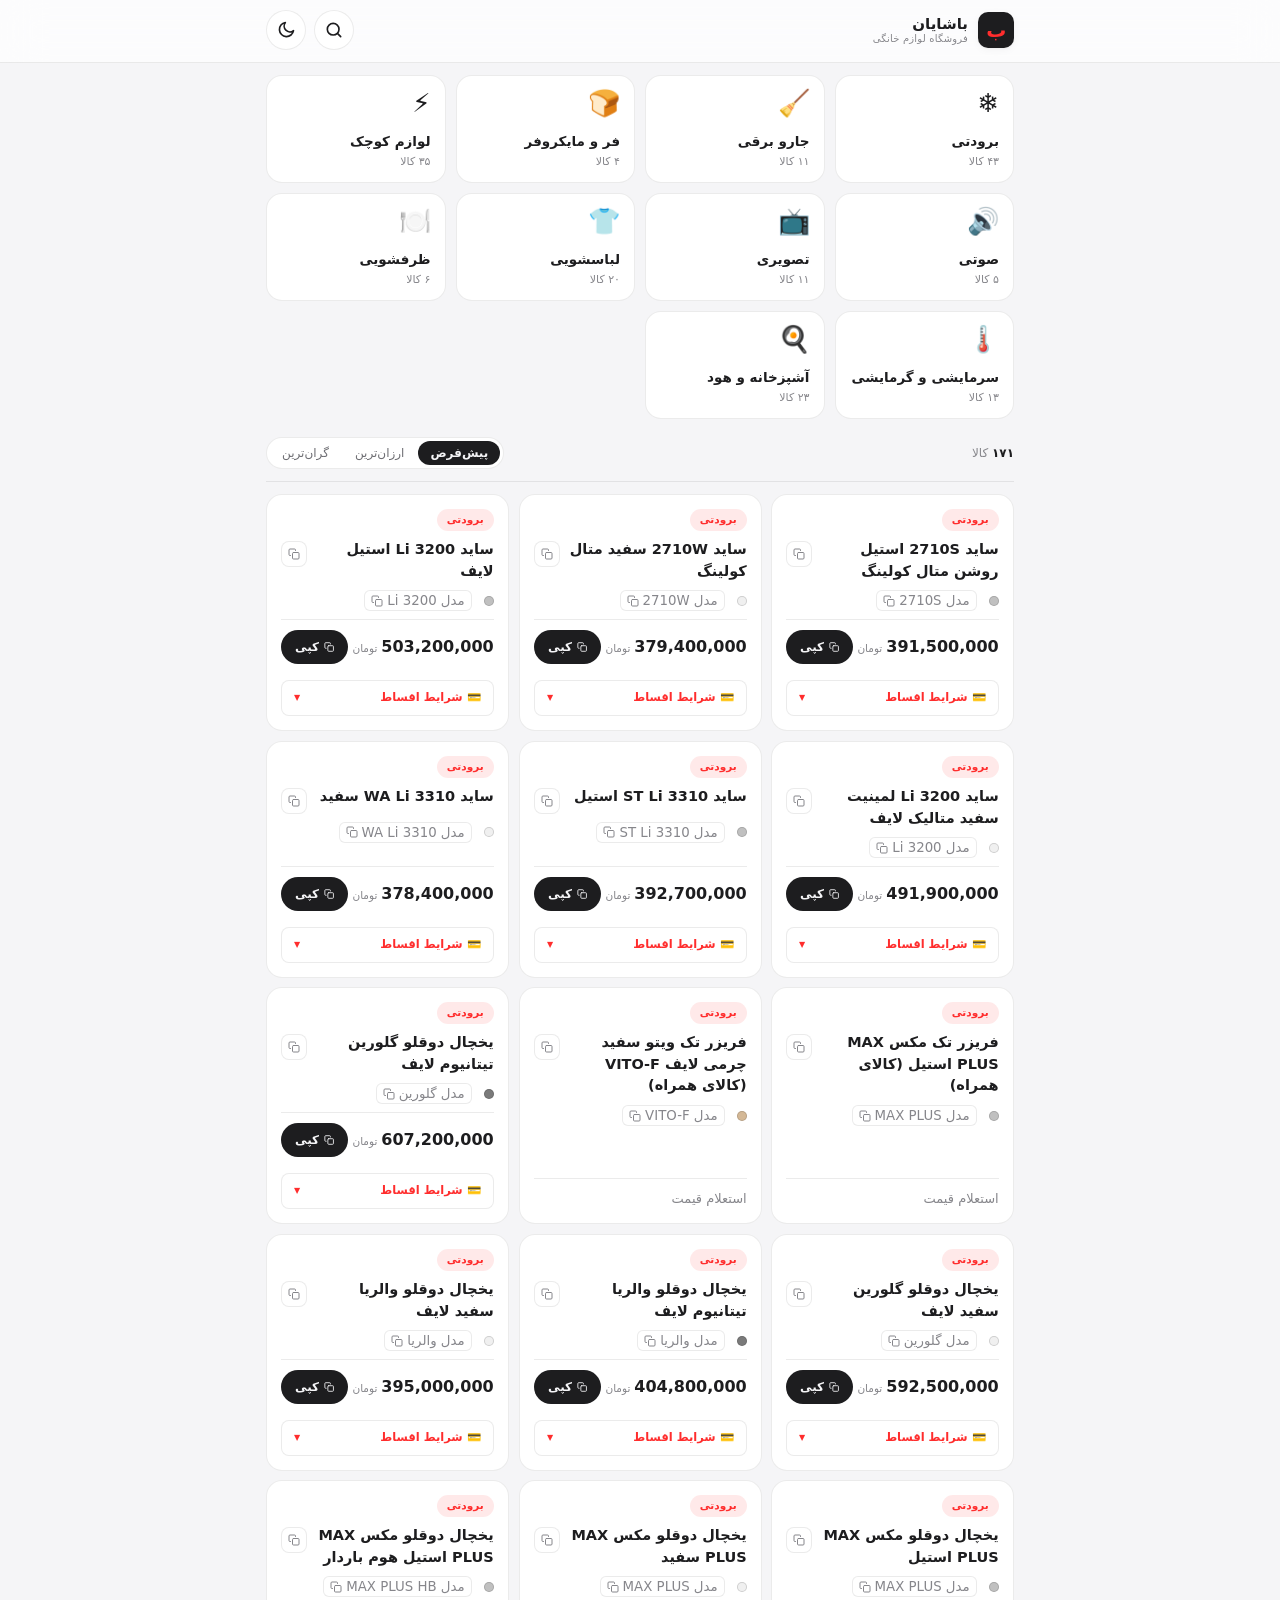
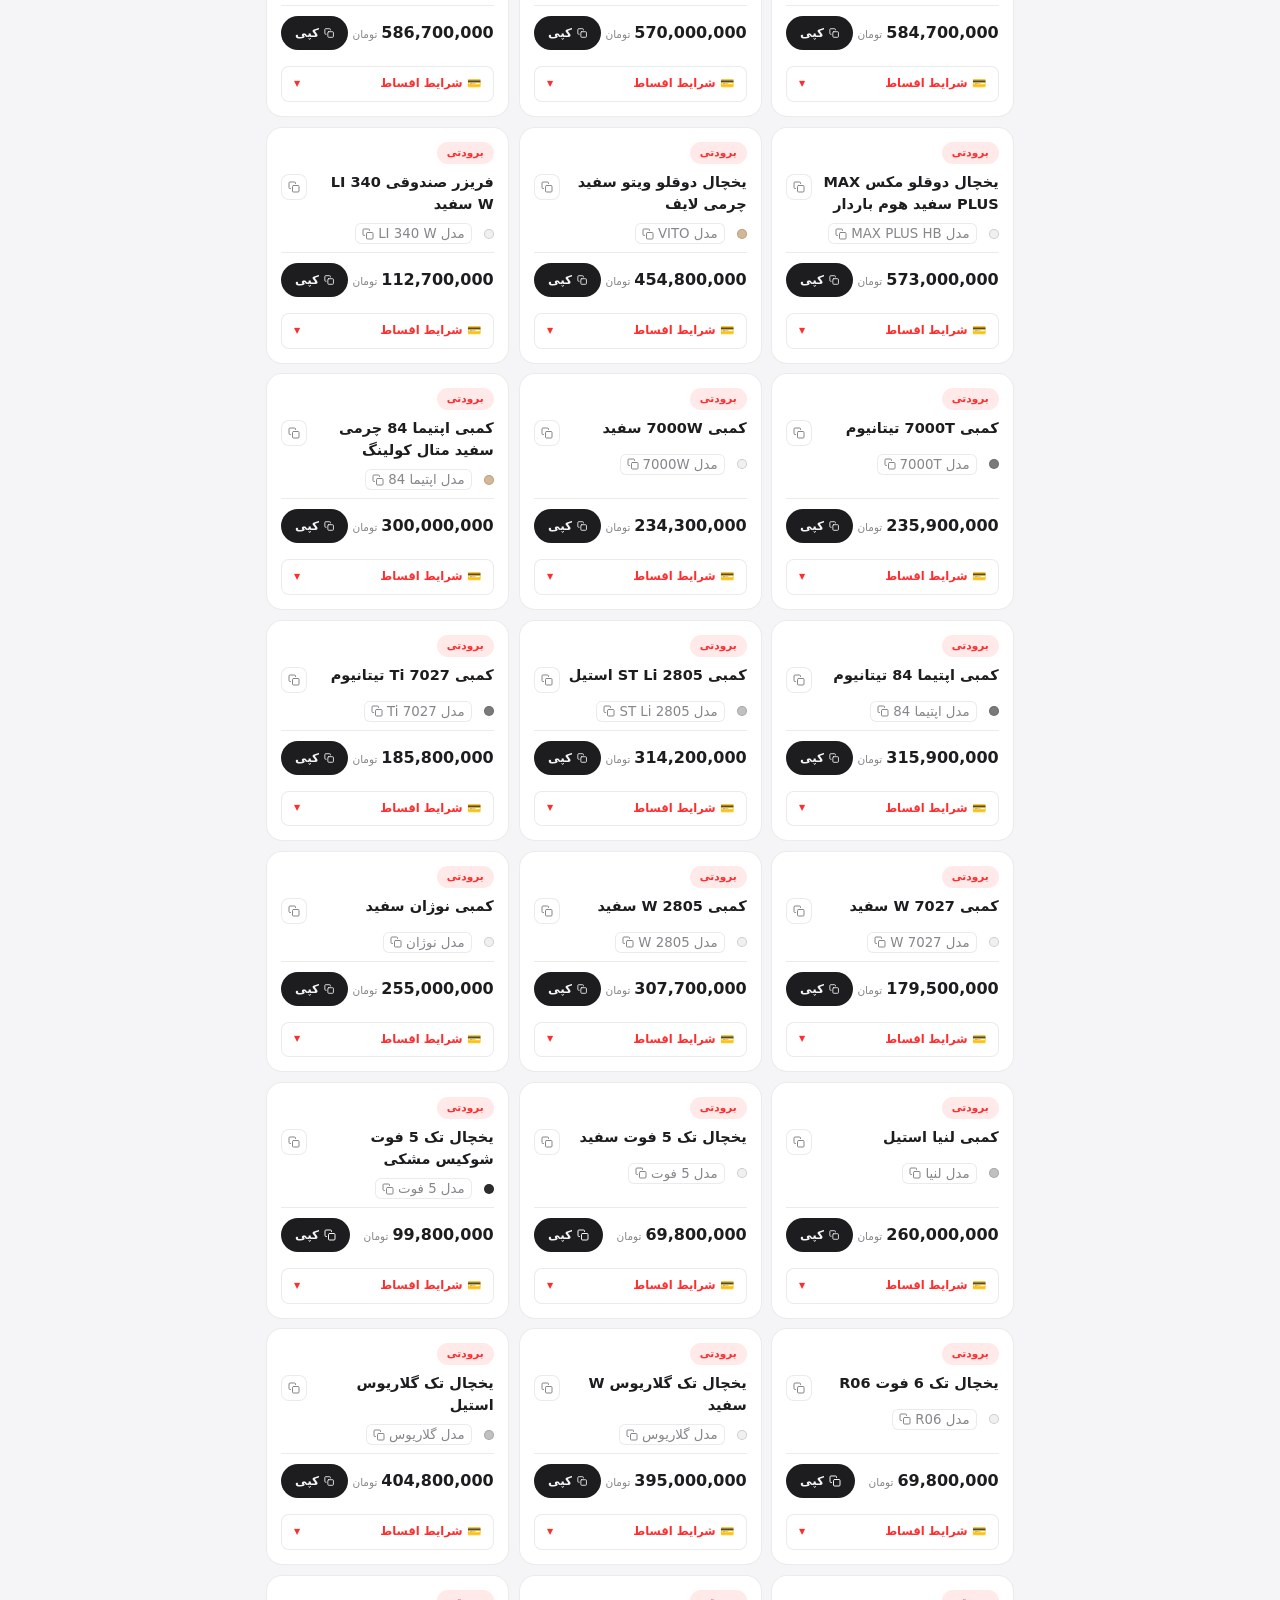
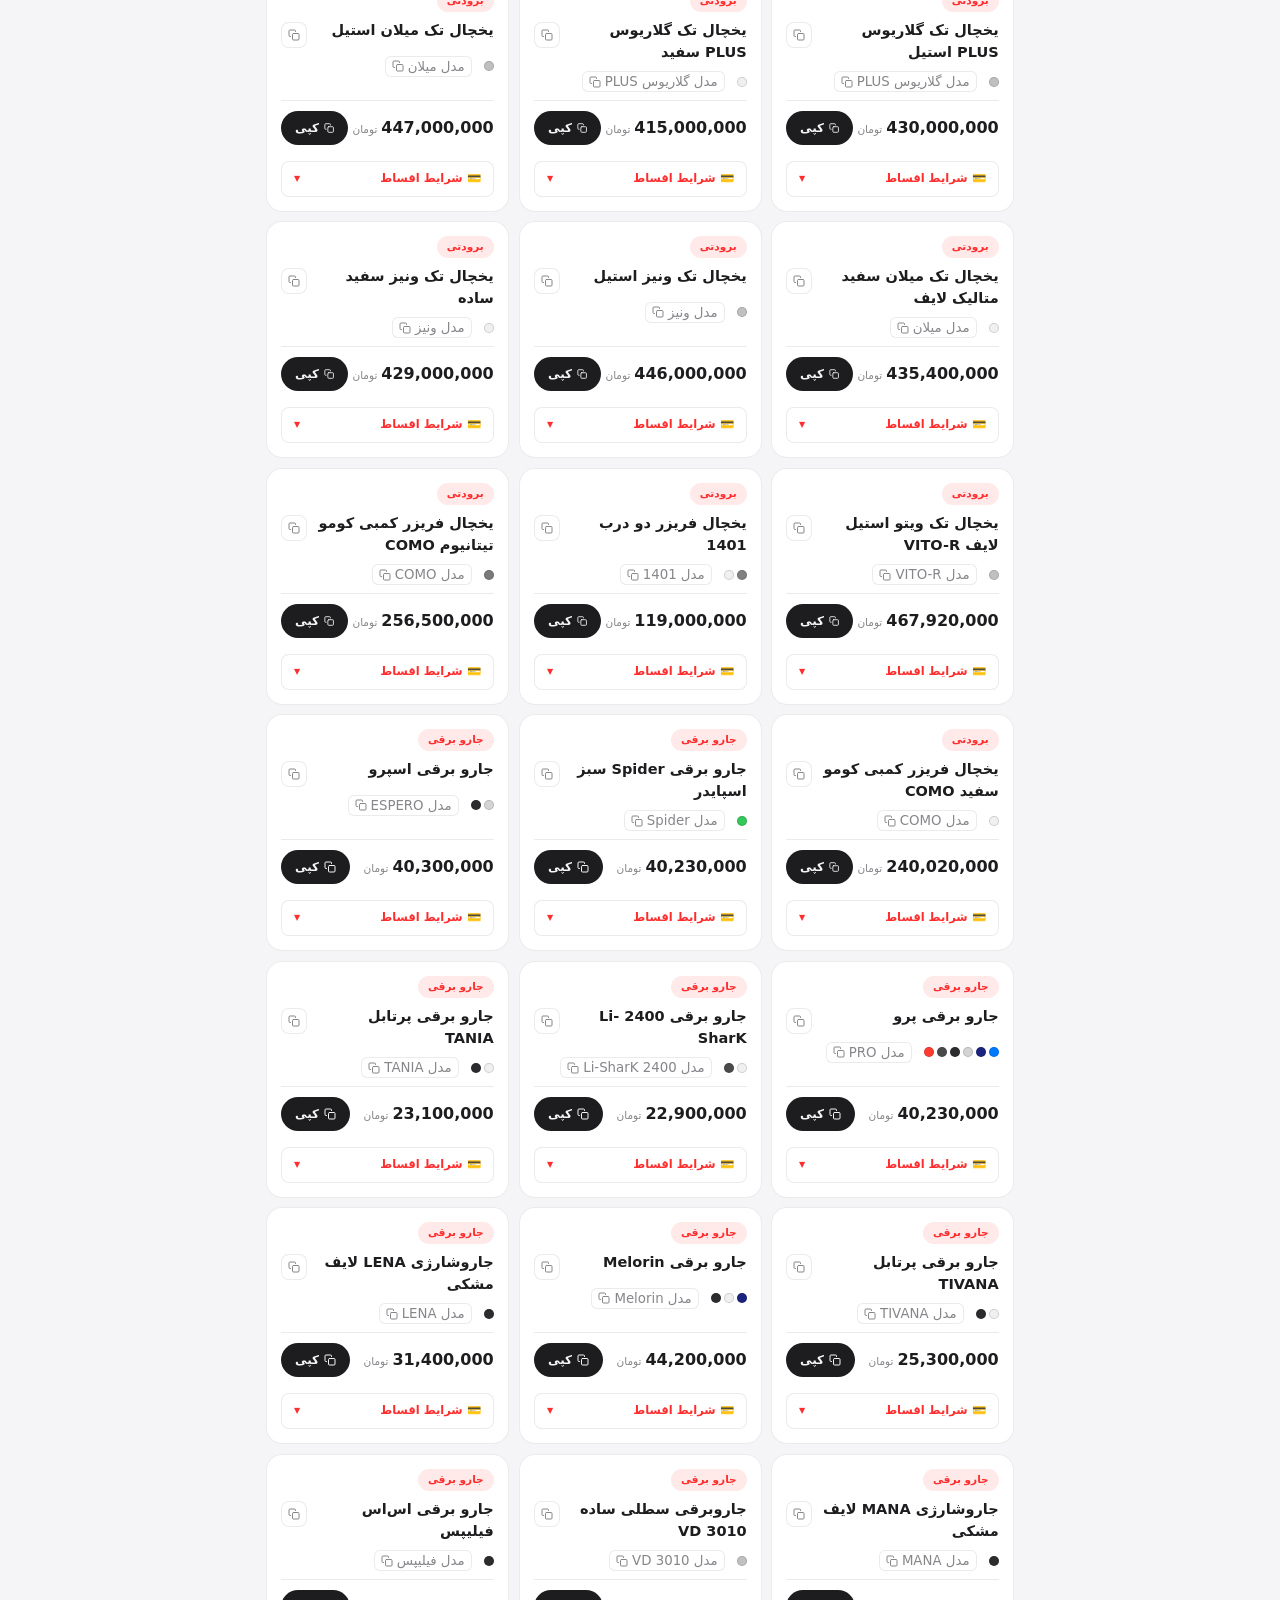
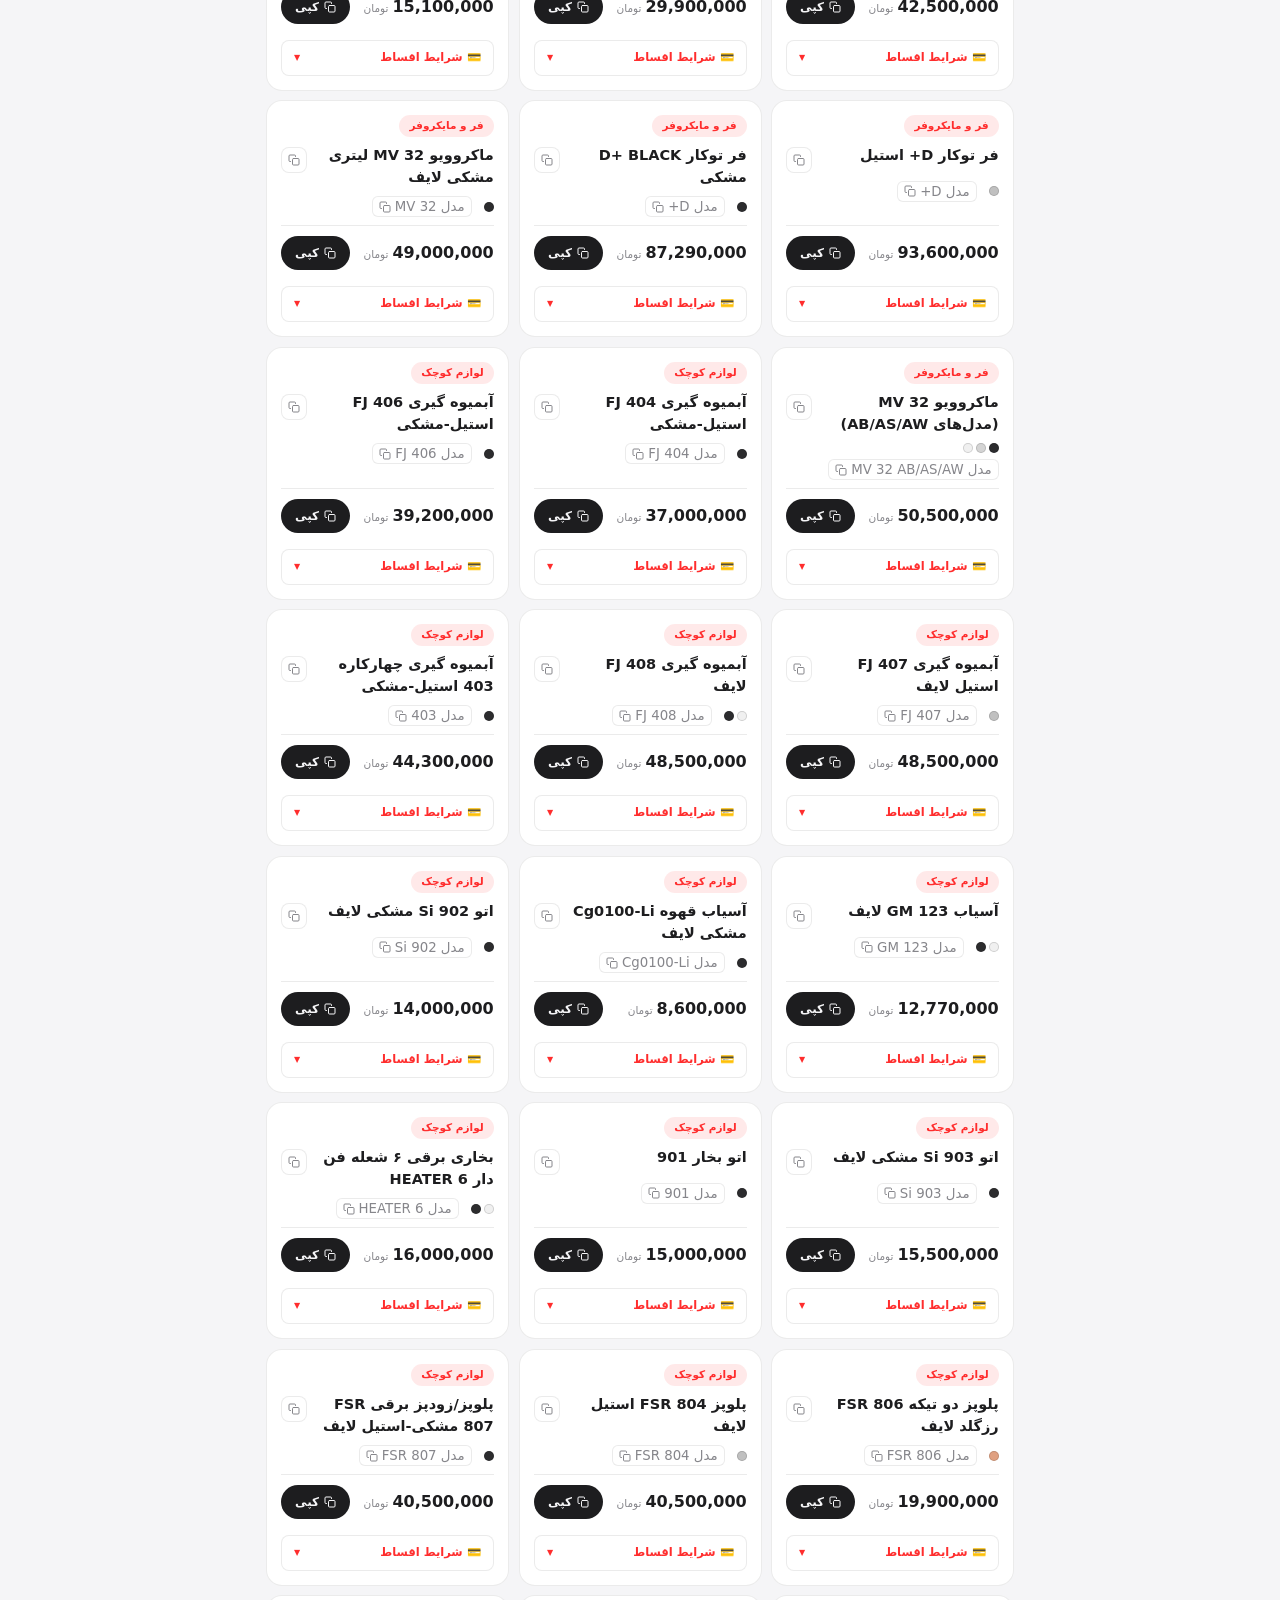
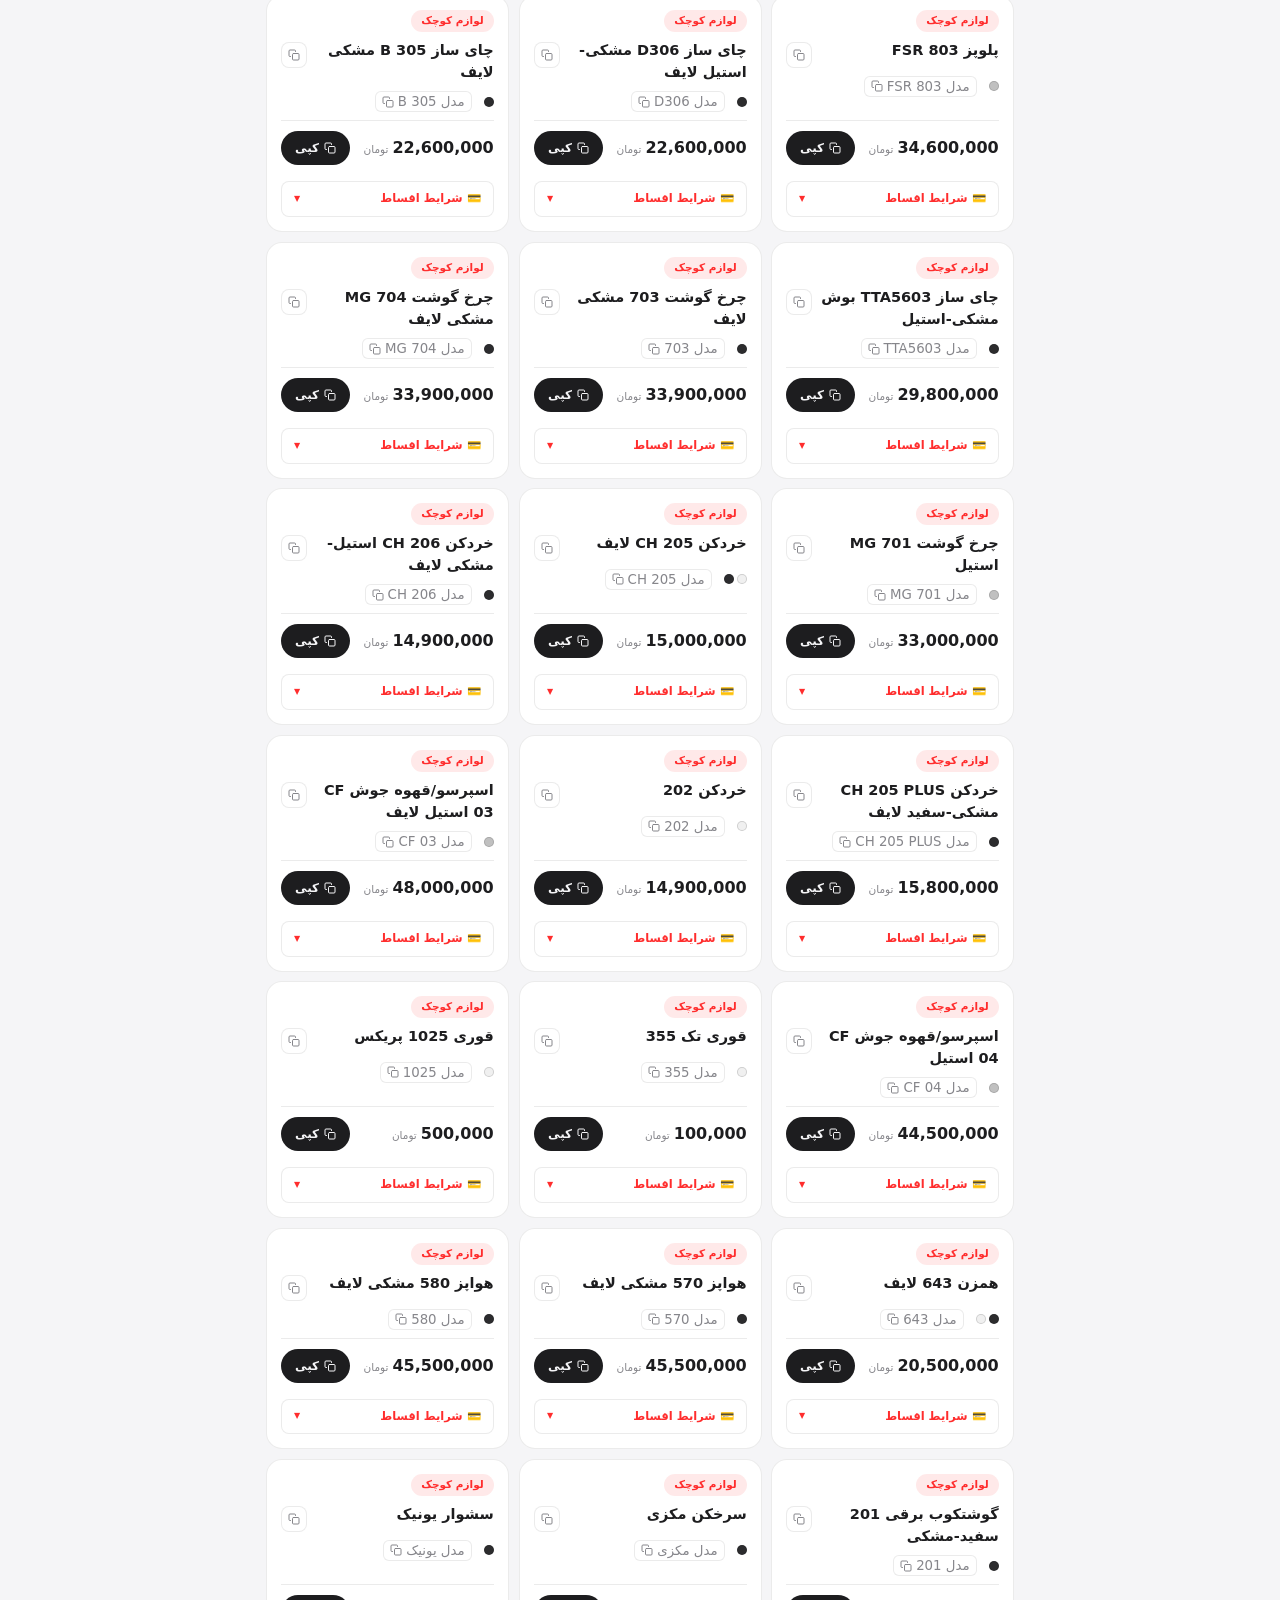
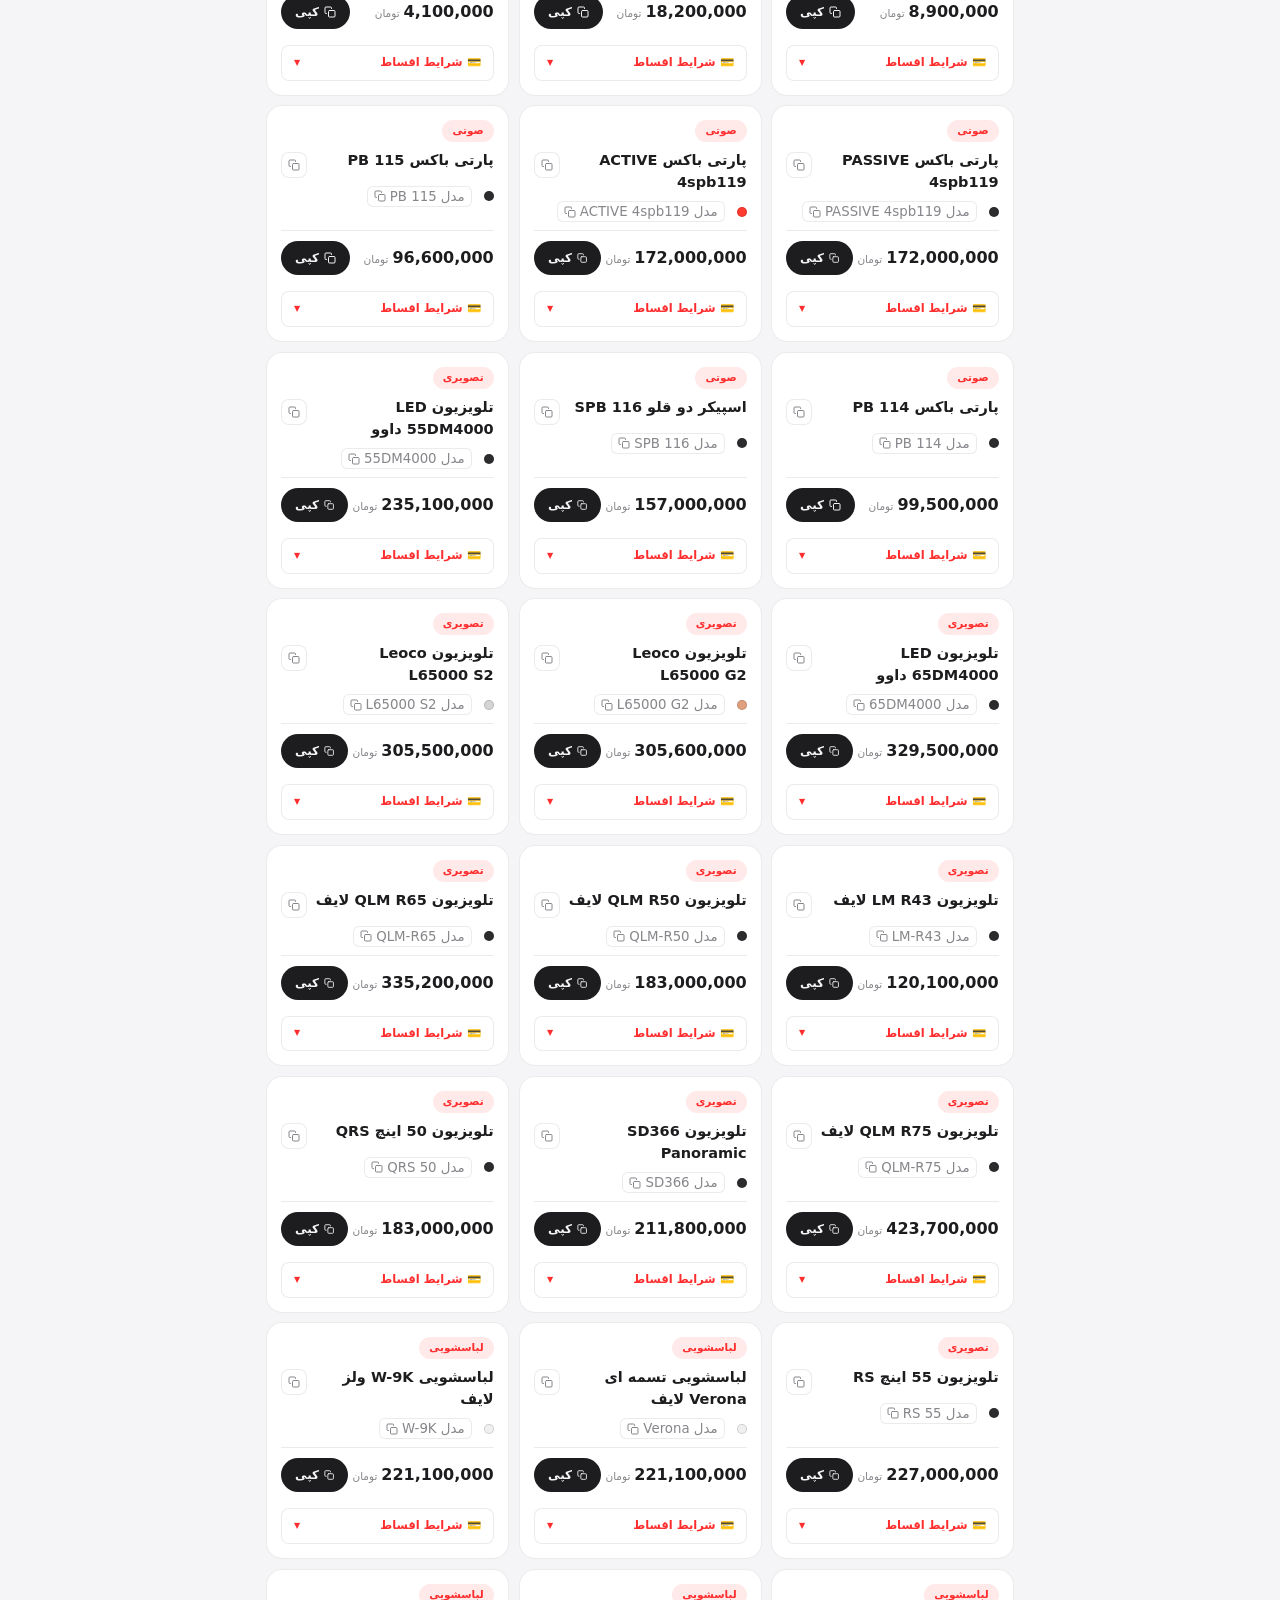
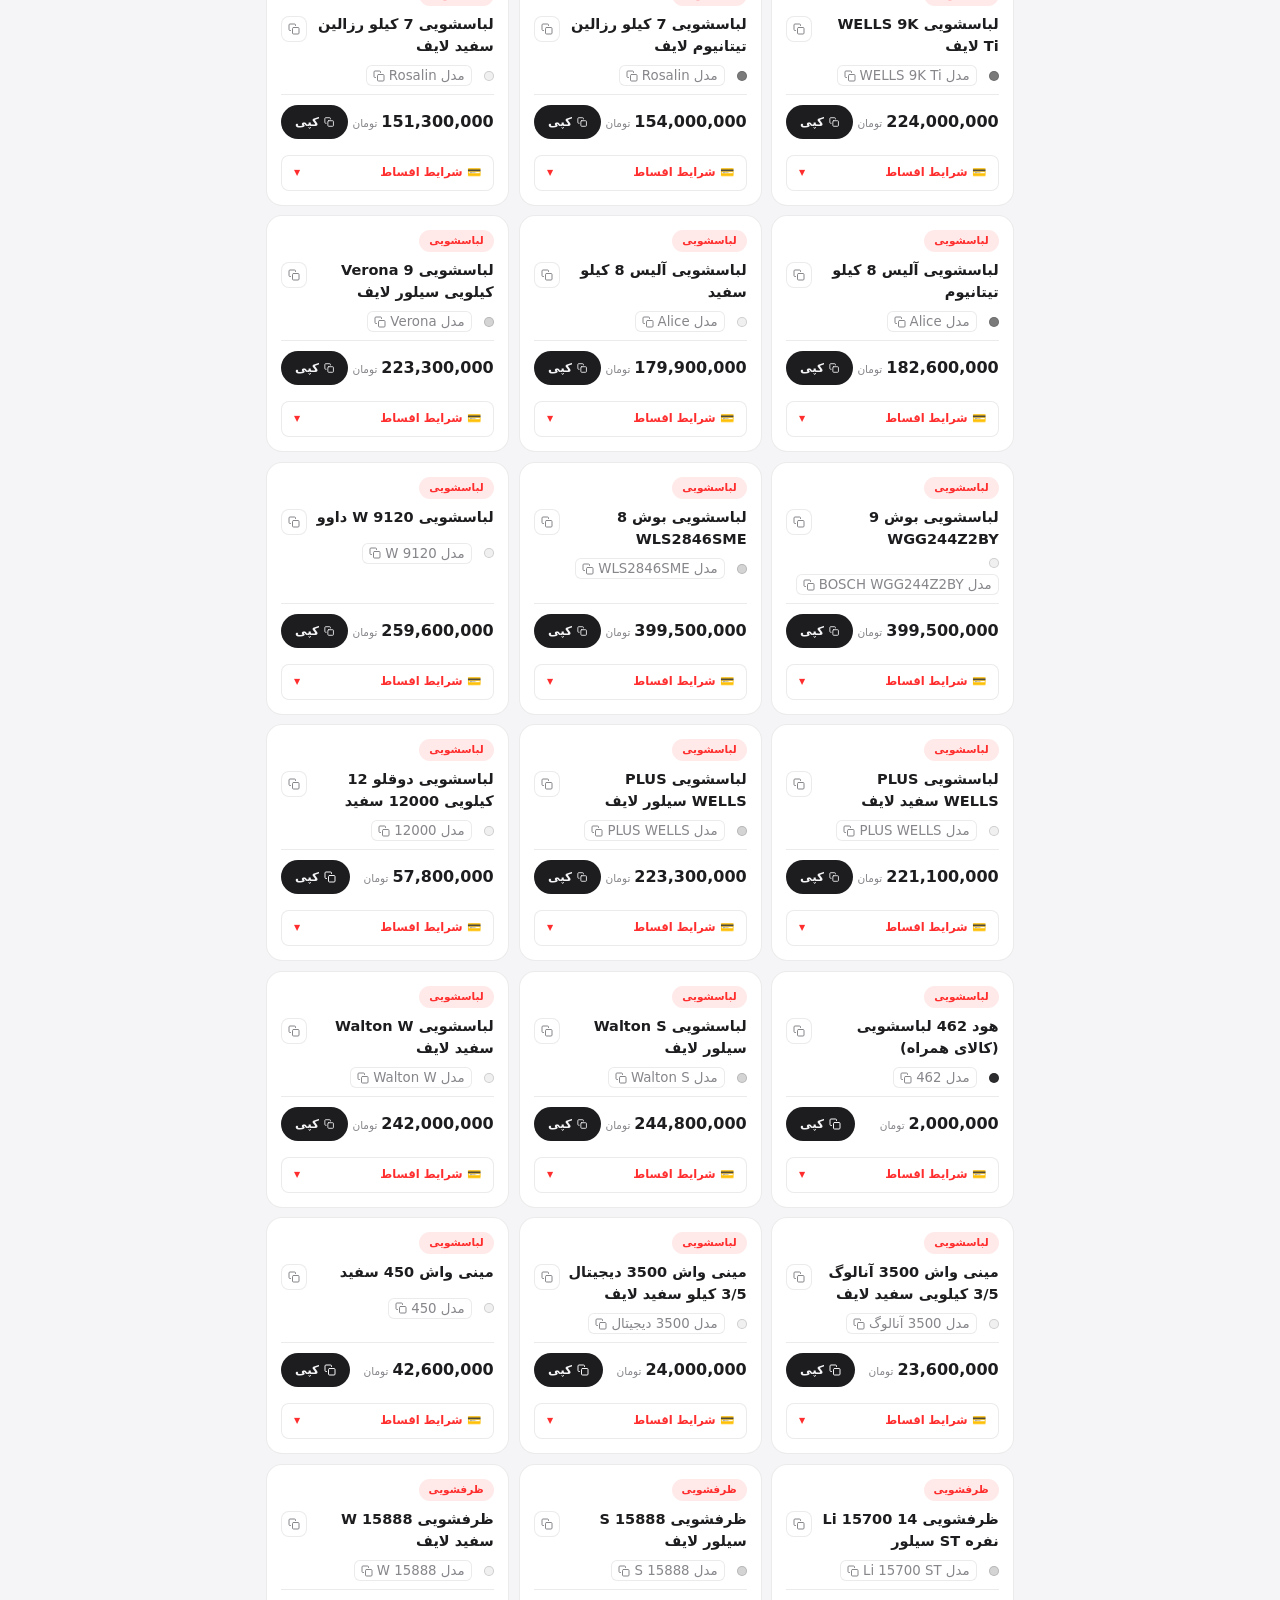
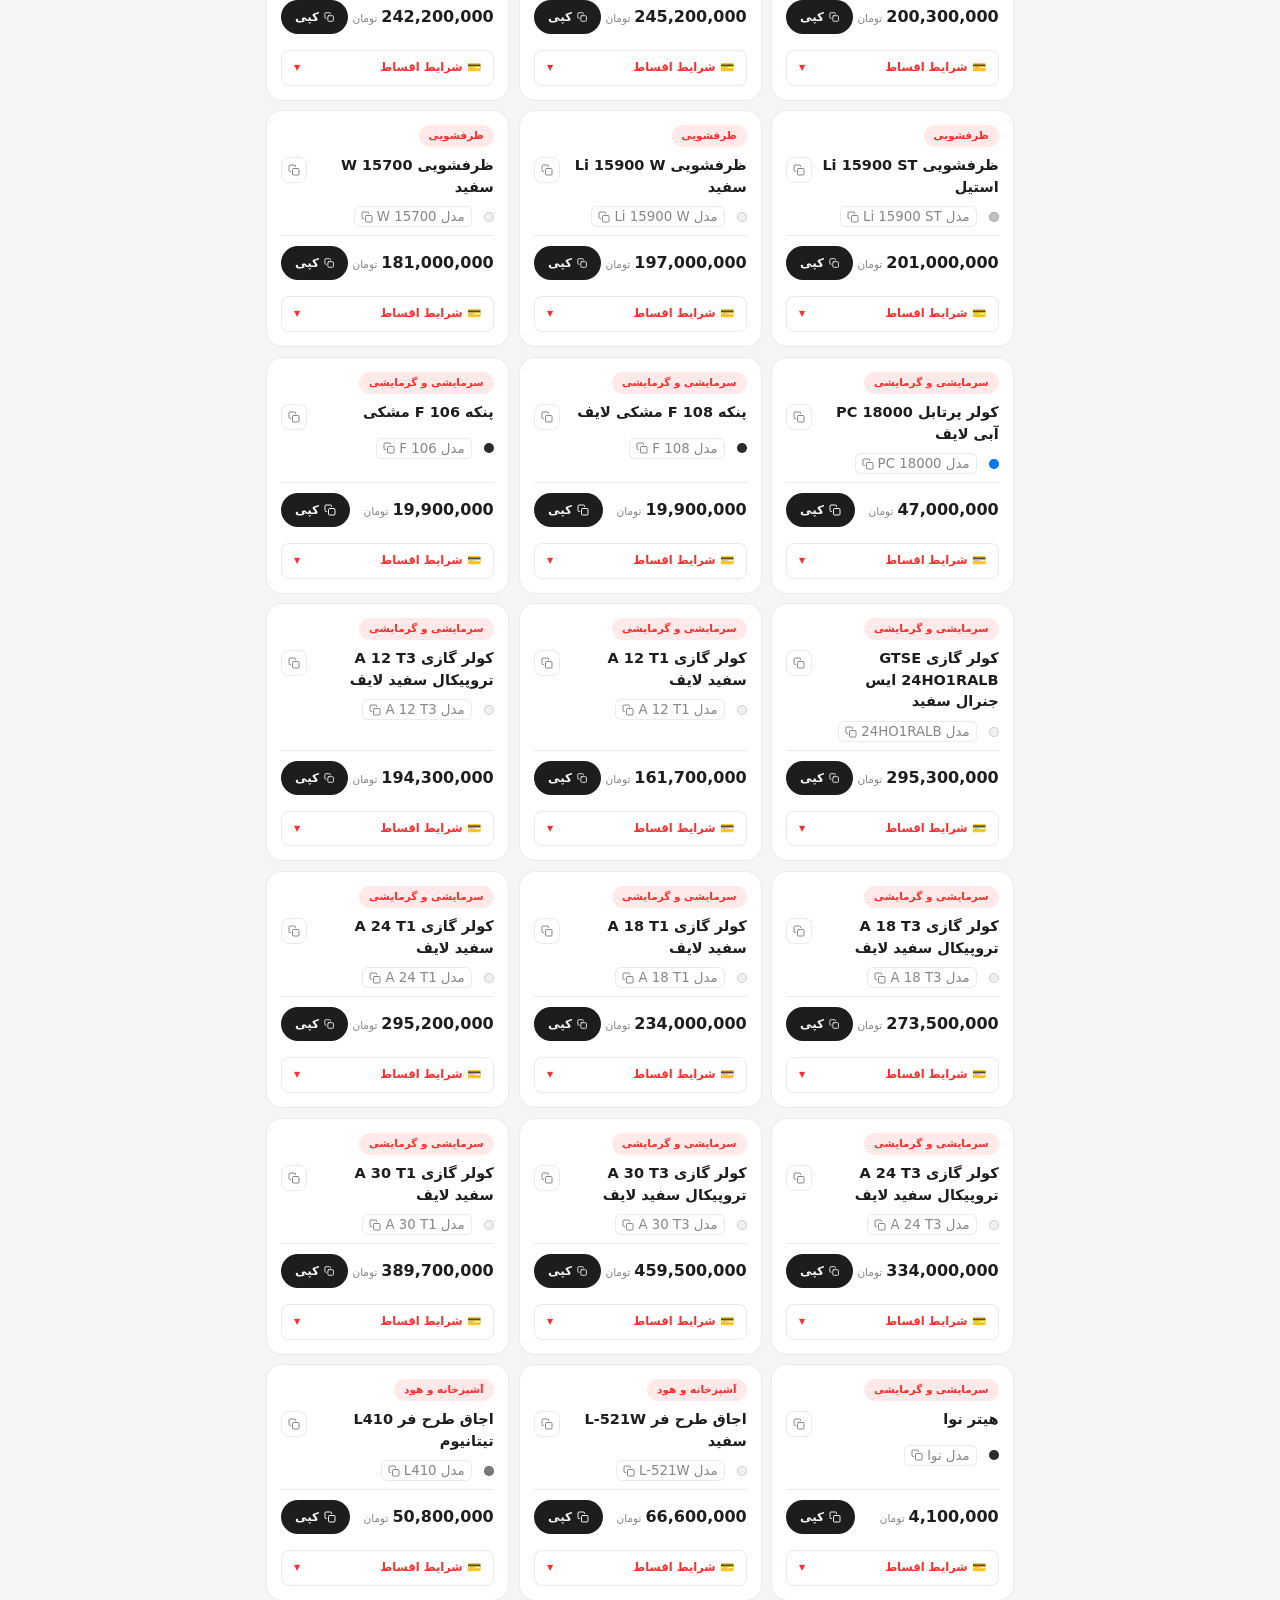
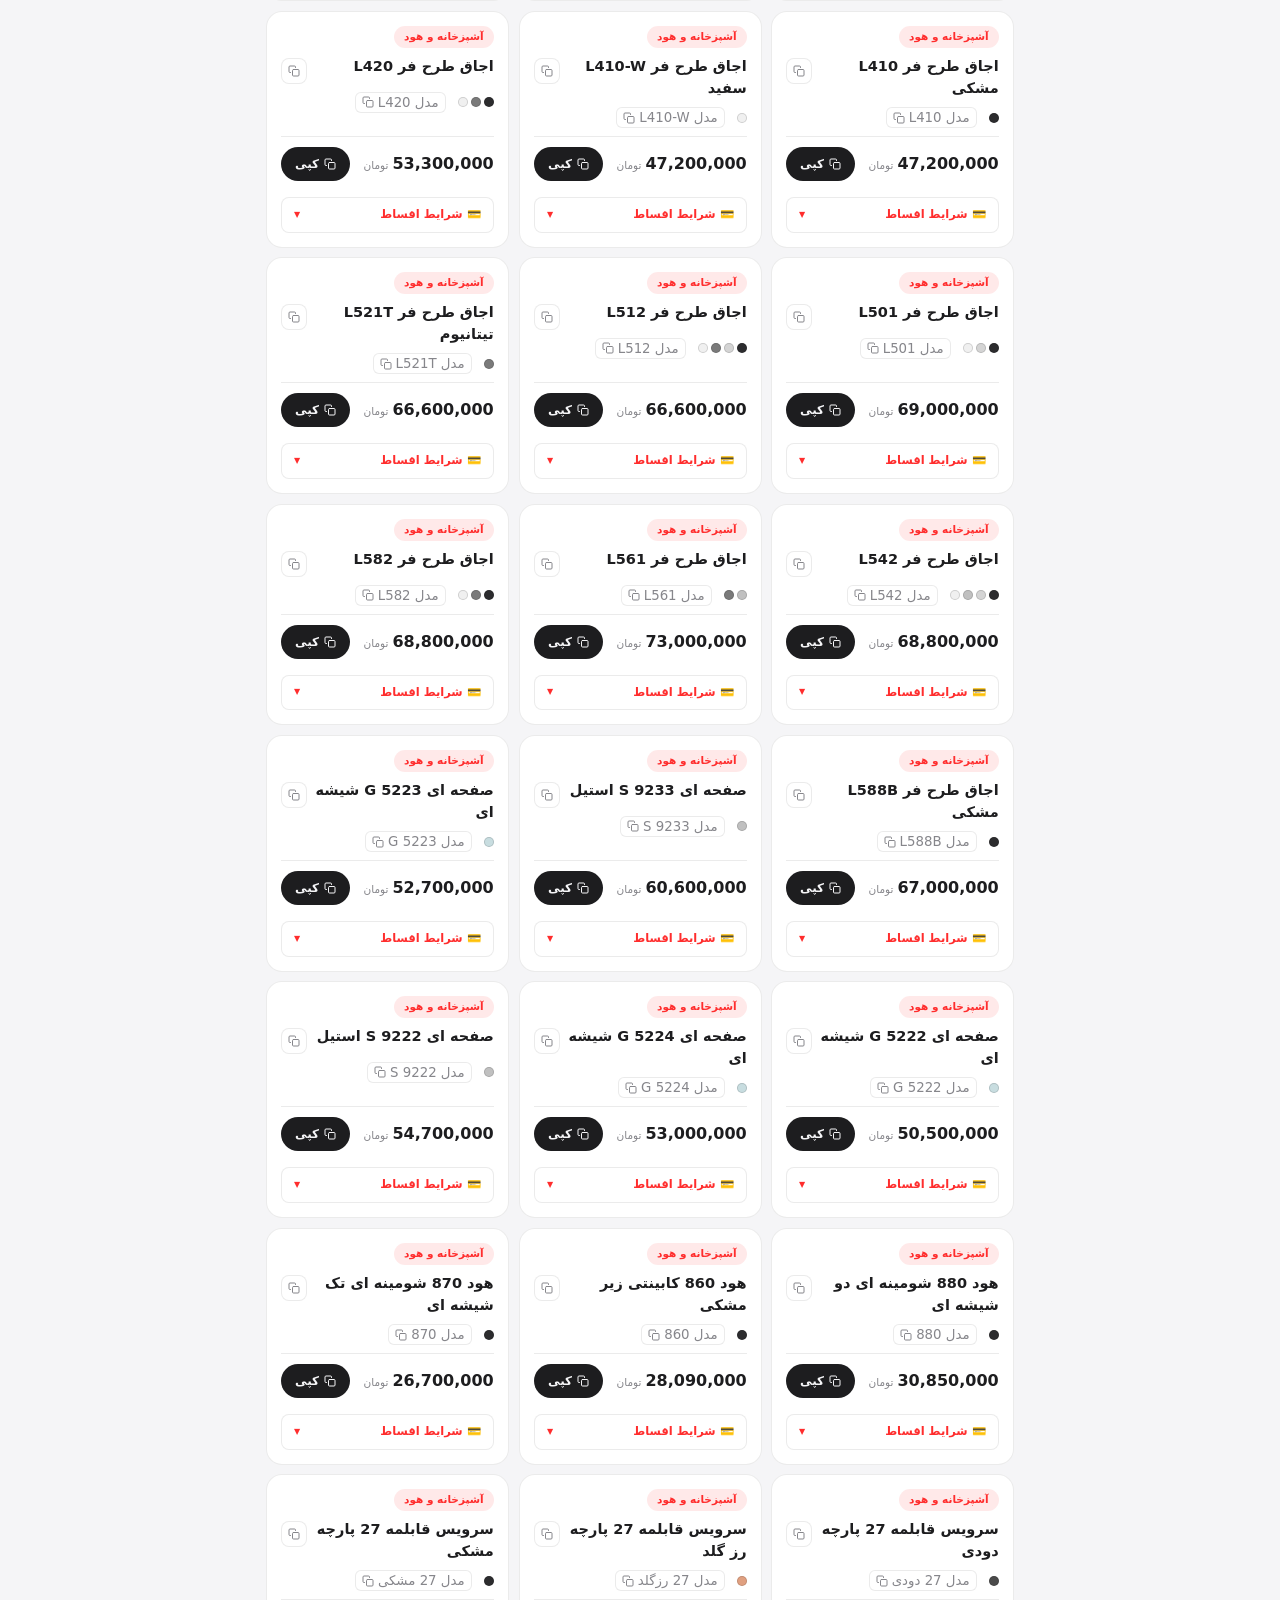
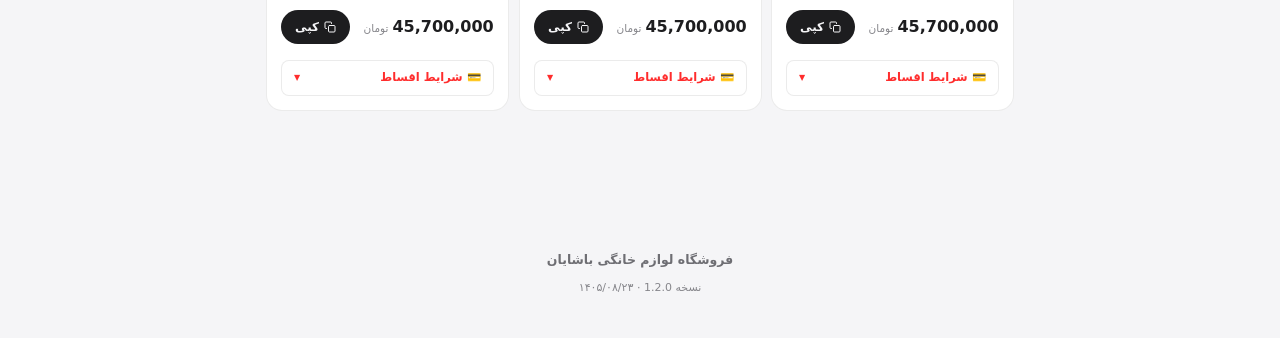
<file: index.html>
<!doctype html>
<html lang="fa" dir="rtl">
<head>
<meta charset="utf-8">
<meta name="viewport" content="width=device-width,initial-scale=1,viewport-fit=cover">
<meta name="theme-color" content="#000000">
<meta name="color-scheme" content="dark light">
<meta name="description" content="کاتالوگ قیمت فروشگاه لوازم خانگی باشایان">
<meta name="apple-mobile-web-app-capable" content="yes">
<meta name="apple-mobile-web-app-status-bar-style" content="black-translucent">
<meta name="apple-mobile-web-app-title" content="باشایان">
<title>باشایان | فروشگاه لوازم خانگی</title>
<link rel="manifest" href="manifest.json">
<link rel="icon" href="data:image/svg+xml,%3Csvg xmlns='http://www.w3.org/2000/svg' viewBox='0 0 100 100'%3E%3Crect width='100' height='100' rx='26' fill='%23000'/%3E%3Ctext x='50' y='70' font-size='58' font-weight='700' text-anchor='middle' fill='%23ff2d2d' font-family='system-ui,sans-serif'%3Eب%3C/text%3E%3C/svg%3E">
<link rel="stylesheet" href="style.css">
</head>
<body>
<div class="app" id="app">

  <header class="topbar" id="topbar">
    <div class="bar">
      <div class="brand">
        <span class="brand-mark">ب</span>
        <div class="brand-text">
          <strong>باشایان</strong>
          <small>فروشگاه لوازم خانگی</small>
        </div>
      </div>
      <div class="bar-actions">
        <button class="icon-btn" id="searchBtn" type="button" aria-label="جستجو" aria-expanded="false">
          <svg viewBox="0 0 24 24" width="20" height="20" fill="none" stroke="currentColor" stroke-width="2" stroke-linecap="round"><circle cx="11" cy="11" r="7"/><path d="M20 20l-3.6-3.6"/></svg>
        </button>
        <button class="icon-btn" id="themeBtn" type="button" aria-label="تغییر تم">
          <svg class="ico-moon" viewBox="0 0 24 24" width="20" height="20" fill="none" stroke="currentColor" stroke-width="2" stroke-linecap="round" stroke-linejoin="round"><path d="M21 12.8A8.5 8.5 0 1 1 11.2 3a7 7 0 0 0 9.8 9.8Z"/></svg>
          <svg class="ico-sun" viewBox="0 0 24 24" width="20" height="20" fill="none" stroke="currentColor" stroke-width="2" stroke-linecap="round"><circle cx="12" cy="12" r="4"/><path d="M12 2v2M12 20v2M2 12h2M20 12h2M4.9 4.9l1.4 1.4M17.7 17.7l1.4 1.4M19.1 4.9l-1.4 1.4M6.3 17.7l-1.4 1.4"/></svg>
        </button>
      </div>
    </div>

    <div class="search" id="search">
      <svg class="search-ico" viewBox="0 0 24 24" width="18" height="18" fill="none" stroke="currentColor" stroke-width="2" stroke-linecap="round"><circle cx="11" cy="11" r="7"/><path d="M20 20l-3.6-3.6"/></svg>
      <input id="q" type="search" inputmode="search" autocomplete="off" spellcheck="false" placeholder="جستجوی کالا، مدل یا رنگ…" aria-label="جستجو">
      <button class="clear" id="clearQ" type="button" aria-label="پاک کردن جستجو">
        <svg viewBox="0 0 24 24" width="16" height="16" fill="none" stroke="currentColor" stroke-width="2.4" stroke-linecap="round"><path d="M6 6l12 12M18 6L6 18"/></svg>
      </button>
    </div>

    <nav class="chips" id="chips" aria-label="زیردسته‌ها"></nav>
  </header>

  <main class="main">
    <section class="hero" id="hero" aria-label="دسته‌بندی‌ها"></section>

    <section class="toolbar">
      <div class="result-info"><span id="count">۰</span> کالا</div>
      <div class="sort" id="sort" role="tablist" aria-label="مرتب‌سازی">
        <button type="button" data-sort="default" class="active" role="tab">پیش‌فرض</button>
        <button type="button" data-sort="asc"     role="tab">ارزان‌ترین</button>
        <button type="button" data-sort="desc"    role="tab">گران‌ترین</button>
      </div>
    </section>

    <section class="grid" id="grid" aria-live="polite"></section>

    <div class="empty" id="empty" hidden>
      <div class="empty-ico">
        <svg viewBox="0 0 24 24" width="42" height="42" fill="none" stroke="currentColor" stroke-width="1.6" stroke-linecap="round"><circle cx="11" cy="11" r="7"/><path d="M20 20l-3.6-3.6"/></svg>
      </div>
      <p>کالایی پیدا نشد</p>
      <button type="button" class="reset-btn" id="resetBtn">نمایش همه</button>
    </div>

    <footer class="foot">
      <p>فروشگاه لوازم خانگی باشایان</p>
      <small id="verLine">نسخه —</small>
    </footer>
  </main>

  <button class="to-top" id="toTop" type="button" aria-label="بازگشت به بالا">
    <svg viewBox="0 0 24 24" width="20" height="20" fill="none" stroke="currentColor" stroke-width="2.2" stroke-linecap="round" stroke-linejoin="round"><path d="M12 19V5M5 12l7-7 7 7"/></svg>
  </button>

  <div class="toast" id="toast" role="status" aria-live="polite"></div>
</div>

<noscript><p style="padding:24px;text-align:center;font-family:system-ui">برای مشاهده کاتالوگ، جاوااسکریپت را فعال کنید.</p></noscript>

<script src="data.js" defer></script>
<script src="app.js" defer></script>
</body>
</html>
</file>
<file: style.css>
/* ============================================================
   Bashayan Catalog — Styles
   ============================================================ */

*, *::before, *::after { box-sizing: border-box; margin: 0; padding: 0; }
html { -webkit-text-size-adjust: 100%; text-size-adjust: 100%; scroll-behavior: smooth; }
[hidden] { display: none !important; }
img, svg { display: block; max-width: 100%; }
button { font-family: inherit; cursor: pointer; border: none; background: none; color: inherit; }

:root {
  --font: -apple-system, BlinkMacSystemFont, "SF Pro Display", "SF Pro Text",
          "Segoe UI", "Vazirmatn", Tahoma, system-ui, sans-serif;
  --content-max: 748px;

  --bg: #f5f5f7;
  --bg-elevated: #ffffff;
  --bg-card: #ffffff;
  --bg-glass: rgba(255, 255, 255, 0.72);
  --bg-glass-strong: rgba(255, 255, 255, 0.9);

  --text: #1d1d1f;
  --text-2: #6e6e73;
  --text-3: #86868b;

  --line: rgba(0, 0, 0, 0.08);
  --line-strong: rgba(0, 0, 0, 0.14);

  --accent: #ff2d2d;
  --accent-2: #d91b1b;
  --accent-soft: rgba(255, 45, 45, 0.10);
  --success: #34c759;

  --shadow-sm: 0 1px 2px rgba(0,0,0,.04), 0 2px 8px rgba(0,0,0,.04);
  --shadow-md: 0 4px 16px rgba(0,0,0,.06), 0 12px 32px rgba(0,0,0,.08);
  --shadow-lg: 0 20px 60px rgba(0,0,0,.12);

  --toast-bg: #1d1d1f;
  --toast-text: #ffffff;
  --radius: 16px;
  --ease: cubic-bezier(.22, 1, .36, 1);
  --ease-out: cubic-bezier(.16, 1, .3, 1);
  --ease-spring: cubic-bezier(.34, 1.56, .64, 1);
}

[data-theme="dark"] {
  --bg: #000000;
  --bg-elevated: #2c2c2e;
  --bg-card: #1c1c1e;
  --bg-glass: rgba(10, 10, 10, 0.72);
  --bg-glass-strong: rgba(10, 10, 10, 0.9);

  --text: #f5f5f7;
  --text-2: #a1a1a6;
  --text-3: #86868b;

  --line: rgba(255, 255, 255, 0.08);
  --line-strong: rgba(255, 255, 255, 0.16);

  --accent: #ff3b30;
  --accent-2: #ff5252;
  --accent-soft: rgba(255, 59, 48, 0.14);

  --shadow-sm: 0 1px 2px rgba(0,0,0,.5);
  --shadow-md: 0 4px 20px rgba(0,0,0,.6);
  --shadow-lg: 0 20px 60px rgba(0,0,0,.8);

  --toast-bg: #2c2c2e;
  --toast-text: #f5f5f7;
}

html, body { height: 100%; }
body {
  font-family: var(--font);
  background: var(--bg); color: var(--text);
  direction: rtl; text-align: right; line-height: 1.5;
  -webkit-font-smoothing: antialiased; -moz-osx-font-smoothing: grayscale;
  -webkit-user-select: none; user-select: none; -webkit-touch-callout: none;
  -webkit-tap-highlight-color: transparent;
  transition: background-color .4s var(--ease), color .4s var(--ease);
  overflow-x: hidden; overscroll-behavior-y: none;
}
input, textarea, [contenteditable] { -webkit-user-select: text; user-select: text; -webkit-touch-callout: default; }

.topbar {
  position: sticky; top: 0; z-index: 100;
  background: var(--bg-glass); backdrop-filter: saturate(180%) blur(20px);
  -webkit-backdrop-filter: saturate(180%) blur(20px);
  border-bottom: 1px solid var(--line);
  padding-top: env(safe-area-inset-top);
  transition: background-color .4s var(--ease), border-color .4s var(--ease);
}
.bar { display: flex; align-items: center; justify-content: space-between; gap: 12px; padding: 10px max(16px, calc(50% - var(--content-max) / 2)); }
.brand { display: flex; align-items: center; gap: 10px; }
.brand-mark {
  width: 36px; height: 36px; border-radius: 10px; background: var(--text); color: var(--accent);
  display: flex; align-items: center; justify-content: center; font-size: 20px; font-weight: 800;
  letter-spacing: -0.02em; box-shadow: var(--shadow-sm);
  transition: transform .3s var(--ease-spring), background-color .4s var(--ease);
}
.brand:active .brand-mark { transform: scale(.92); }
.brand-text { display: flex; flex-direction: column; line-height: 1.15; }
.brand-text strong { font-size: 15px; font-weight: 700; color: var(--text); }
.brand-text small { font-size: 10px; color: var(--text-3); font-weight: 500; letter-spacing: .02em; }
.bar-actions { display: flex; gap: 8px; }
.icon-btn {
  width: 40px; height: 40px; border-radius: 50%; background: var(--bg-elevated);
  border: 1px solid var(--line); color: var(--text); display: flex; align-items: center; justify-content: center;
  transition: transform .2s var(--ease), background-color .2s, border-color .2s;
}
.icon-btn:hover { border-color: var(--line-strong); }
.icon-btn:active { transform: scale(.92); }
#themeBtn .ico-sun { display: none; }
[data-theme="dark"] #themeBtn .ico-moon { display: none; }
[data-theme="dark"] #themeBtn .ico-sun { display: block; }

.search {
  display: flex; align-items: center; gap: 8px; height: 0;
  margin: 0 max(16px, calc(50% - var(--content-max) / 2)); padding: 0 14px;
  background: var(--bg-elevated); border: 1px solid var(--line); border-radius: 100px;
  opacity: 0; overflow: hidden;
  transition: height .4s var(--ease), opacity .3s var(--ease), margin-top .4s var(--ease), margin-bottom .4s var(--ease);
}
body.search-open .search { height: 44px; margin-top: 8px; margin-bottom: 10px; opacity: 1; }
.search-ico { color: var(--text-3); flex-shrink: 0; }
#q { flex: 1; min-width: 0; height: 100%; background: transparent; border: none; outline: none; font-family: inherit; font-size: 15px; color: var(--text); padding: 0; -webkit-appearance: none; }
#q::placeholder { color: var(--text-3); }
#q::-webkit-search-cancel-button { -webkit-appearance: none; display: none; }
.clear {
  width: 22px; height: 22px; border-radius: 50%; background: var(--line-strong); color: var(--text-2);
  display: flex; align-items: center; justify-content: center; flex-shrink: 0;
  opacity: 0; transform: scale(.7); pointer-events: none; transition: opacity .2s, transform .2s;
}
.search.has-value .clear { opacity: 1; transform: scale(1); pointer-events: auto; }

.chips { display: flex; gap: 8px; padding: 4px max(16px, calc(50% - var(--content-max) / 2)) 12px; overflow-x: auto; scrollbar-width: none; -webkit-overflow-scrolling: touch; }
.chips::-webkit-scrollbar { display: none; }
.chips:empty { display: none; }
.chip {
  flex: 0 0 auto; padding: 7px 14px; border-radius: 100px; background: var(--bg-elevated);
  border: 1px solid var(--line); font-size: 12.5px; font-weight: 500; color: var(--text-2); white-space: nowrap;
  transition: color .25s, background-color .25s var(--ease), border-color .25s, transform .2s var(--ease);
}
.chip:hover { color: var(--text); border-color: var(--line-strong); }
.chip:active { transform: scale(.95); }
.chip.active { background: var(--text); color: var(--bg); border-color: transparent; font-weight: 600; }

.main { max-width: calc(var(--content-max) + 32px); margin: 0 auto; padding: 0 16px; }

.hero { display: grid; grid-template-columns: repeat(2, 1fr); gap: 10px; padding: 12px 0 8px; }
.hero:empty { display: none; }
@media (min-width: 600px) { .hero { grid-template-columns: repeat(3, 1fr); } }
@media (min-width: 900px) { .hero { grid-template-columns: repeat(4, 1fr); } }
.hero-card {
  position: relative; display: flex; flex-direction: column; align-items: flex-start; gap: 4px;
  min-height: 108px; padding: 14px; background: var(--bg-card); border: 1px solid var(--line);
  border-radius: var(--radius); text-align: right; overflow: hidden;
  transition: transform .3s var(--ease), border-color .25s, background-color .3s var(--ease);
}
.hero-card:hover { border-color: var(--line-strong); transform: translateY(-2px); box-shadow: var(--shadow-md); }
.hero-card:active { transform: scale(.97); }
.hero-card.active { background: var(--accent); border-color: var(--accent); box-shadow: 0 8px 28px var(--accent-soft); }
.hero-card.active .hero-name { color: #fff; }
.hero-card.active .hero-count { color: rgba(255,255,255,.78); }
.hero-ico { font-size: 26px; line-height: 1; margin-bottom: auto; transition: transform .4s var(--ease-spring); }
.hero-card:hover .hero-ico { transform: scale(1.15) rotate(-4deg); }
.hero-name {
  font-size: 13.5px; font-weight: 700; color: var(--text); line-height: 1.3; width: 100%;
  display: -webkit-box; -webkit-line-clamp: 2; -webkit-box-orient: vertical; overflow: hidden; word-break: break-word;
}
.hero-count { font-size: 11px; font-weight: 500; color: var(--text-3); width: 100%; display: -webkit-box; -webkit-line-clamp: 1; -webkit-box-orient: vertical; overflow: hidden; }

.toolbar {
  display: flex; align-items: center; justify-content: space-between; gap: 12px; flex-wrap: wrap;
  padding: 10px 0 12px; border-bottom: 1px solid var(--line); margin-bottom: 12px;
}
.result-info { font-size: 12px; font-weight: 500; color: var(--text-3); }
.result-info #count { color: var(--text); font-weight: 700; }
.sort { display: inline-flex; gap: 2px; padding: 3px; background: var(--bg-elevated); border: 1px solid var(--line); border-radius: 100px; }
.sort button { padding: 5px 12px; border-radius: 100px; font-size: 12px; font-weight: 500; color: var(--text-2); transition: color .25s, background-color .25s; }
.sort button.active { background: var(--text); color: var(--bg); font-weight: 600; }

.grid { display: grid; grid-template-columns: 1fr; gap: 10px; padding-bottom: calc(120px + env(safe-area-inset-bottom)); }
@media (min-width: 560px) { .grid { grid-template-columns: repeat(2, 1fr); } }
@media (min-width: 900px) { .grid { grid-template-columns: repeat(3, 1fr); } }

.card {
  position: relative; display: flex; flex-direction: column; gap: 8px; padding: 14px;
  background: var(--bg-card); border: 1px solid var(--line); border-radius: var(--radius);
  animation: cardIn .4s var(--ease-out) both; animation-delay: var(--delay, 0s);
  transition: border-color .25s, box-shadow .3s;
}
.card:hover { border-color: var(--line-strong); box-shadow: var(--shadow-md); }
.card-cat { display: inline-flex; align-self: flex-start; padding: 3px 10px; border-radius: 100px; background: var(--accent-soft); color: var(--accent); font-size: 10.5px; font-weight: 600; }

/* Title & Name Copy */
.card-title-wrap { display: flex; align-items: flex-start; justify-content: space-between; gap: 8px; width: 100%; }
.card-title { font-size: 14.5px; font-weight: 600; line-height: 1.5; color: var(--text); overflow-wrap: anywhere; flex: 1; }
.name-copy {
  display: flex; align-items: center; justify-content: center; width: 26px; height: 26px; flex-shrink: 0;
  border-radius: 8px; background: var(--bg-elevated); border: 1px solid var(--line); color: var(--text-3);
  transition: background .2s, color .2s, border-color .2s, transform .1s; margin-top: 2px; cursor: pointer;
}
.name-copy:active { transform: scale(.9); }
.name-copy.copied { background: var(--success); color: #fff; border-color: var(--success); }

/* Meta & Model Copy */
.card-meta { display: flex; align-items: center; gap: 6px; font-size: 11.5px; color: var(--text-3); flex-wrap: wrap; }
.color-dots { display: flex; gap: 3px; }
.color-dot { width: 10px; height: 10px; border-radius: 50%; background: var(--c); border: 1px solid var(--line-strong); }
.model-copy {
  display: inline-flex; align-items: center; gap: 4px; cursor: pointer;
  padding: 2px 6px; border-radius: 6px; background: var(--bg-elevated); border: 1px solid var(--line);
  transition: background .2s, border-color .2s, transform .1s; -webkit-user-select: none;
}
.model-copy:active { transform: scale(.95); }
.model-copy.copied { background: var(--success); color: #fff; border-color: var(--success); }

.card-foot { display: flex; align-items: center; justify-content: space-between; gap: 10px; margin-top: auto; padding-top: 10px; border-top: 1px solid var(--line); }
.price { display: flex; align-items: baseline; gap: 4px; min-width: 0; }
.price .num { font-size: 16px; font-weight: 700; color: var(--text); }
.price .unit { font-size: 10.5px; color: var(--text-3); font-weight: 500; }
.copy-btn {
  display: inline-flex; align-items: center; justify-content: center; gap: 5px; height: 34px; padding: 0 14px;
  border-radius: 100px; background: var(--text); color: var(--bg); font-size: 12px; font-weight: 600;
  transition: background-color .25s, color .25s, transform .2s;
}
.copy-btn:hover { background: var(--accent); color: #fff; }
.copy-btn:active { transform: scale(.92); }
.copy-btn.copied { background: var(--success); color: #fff; }

/* Installments Box */
.inst-box { margin-top: 8px; border-radius: 8px; background: var(--bg-elevated); border: 1px solid var(--line); overflow: hidden; }
.inst-box summary {
  padding: 8px 12px; font-size: 11.5px; font-weight: 600; color: var(--accent); cursor: pointer;
  list-style: none; display: flex; justify-content: space-between; align-items: center;
}
.inst-box summary::-webkit-details-marker { display: none; }
.inst-box summary::after { content: '▼'; font-size: 8px; transition: transform .3s; }
.inst-box[open] summary::after { transform: rotate(180deg); }
.inst-box[open] summary { border-bottom: 1px solid var(--line); }
.inst-grid { padding: 8px 12px; display: flex; flex-direction: column; gap: 6px; font-size: 11px; }
.inst-row { display: flex; justify-content: space-between; align-items: center; color: var(--text-2); }
.inst-row b { color: var(--text); font-weight: 600; }

/* بولدتر کردن ردیف باجت ۲۴ ماهه */
.budget-row {
  font-weight: 800 !important;
  color: var(--accent) !important;
  margin: 2px 0;
}
.budget-row b {
  font-size: 12.5px;
  font-weight: 800 !important;
}

.empty { display: flex; flex-direction: column; align-items: center; padding: 80px 24px; text-align: center; }
.empty-ico { width: 80px; height: 80px; border-radius: 50%; background: var(--bg-elevated); display: flex; align-items: center; justify-content: center; margin-bottom: 16px; color: var(--text-3); }
.empty p { font-size: 15px; font-weight: 600; color: var(--text-2); margin-bottom: 20px; }
.reset-btn { padding: 10px 22px; border-radius: 100px; background: var(--text); color: var(--bg); font-size: 13px; font-weight: 600; }

.foot { padding: 20px 0 calc(40px + env(safe-area-inset-bottom)); text-align: center; color: var(--text-3); }
.foot p { font-size: 12.5px; font-weight: 600; color: var(--text-2); margin-bottom: 4px; }
.foot small { font-size: 11px; }
.to-top {
  position: fixed; bottom: calc(20px + env(safe-area-inset-bottom)); left: 16px; width: 44px; height: 44px;
  border-radius: 50%; background: var(--bg-glass-strong); backdrop-filter: blur(20px); border: 1px solid var(--line);
  color: var(--text); display: flex; align-items: center; justify-content: center; z-index: 90;
  opacity: 0; transform: translateY(16px) scale(.9); pointer-events: none; transition: opacity .3s, transform .4s var(--ease-spring);
}
.to-top.show { opacity: 1; transform: translateY(0) scale(1); pointer-events: auto; }
.toast {
  position: fixed; bottom: calc(24px + env(safe-area-inset-bottom)); left: 50%; transform: translate(-50%, 140%);
  padding: 12px 22px; background: var(--toast-bg); color: var(--toast-text); border-radius: 100px; font-size: 13px;
  font-weight: 500; box-shadow: var(--shadow-lg); z-index: 1000; opacity: 0; pointer-events: none; text-align: center;
  transition: transform .5s var(--ease-spring), opacity .3s;
}
.toast.show { transform: translate(-50%, 0); opacity: 1; }
.toast.update { background: var(--accent); color: #fff; font-weight: 600; }

@keyframes cardIn { from { opacity: 0; transform: translateY(10px) scale(.985); } to { opacity: 1; transform: translateY(0) scale(1); } }
@media (prefers-reduced-motion: reduce) { *, *::before, *::after { animation-duration: .01ms !important; transition-duration: .01ms !important; } }
</file>
